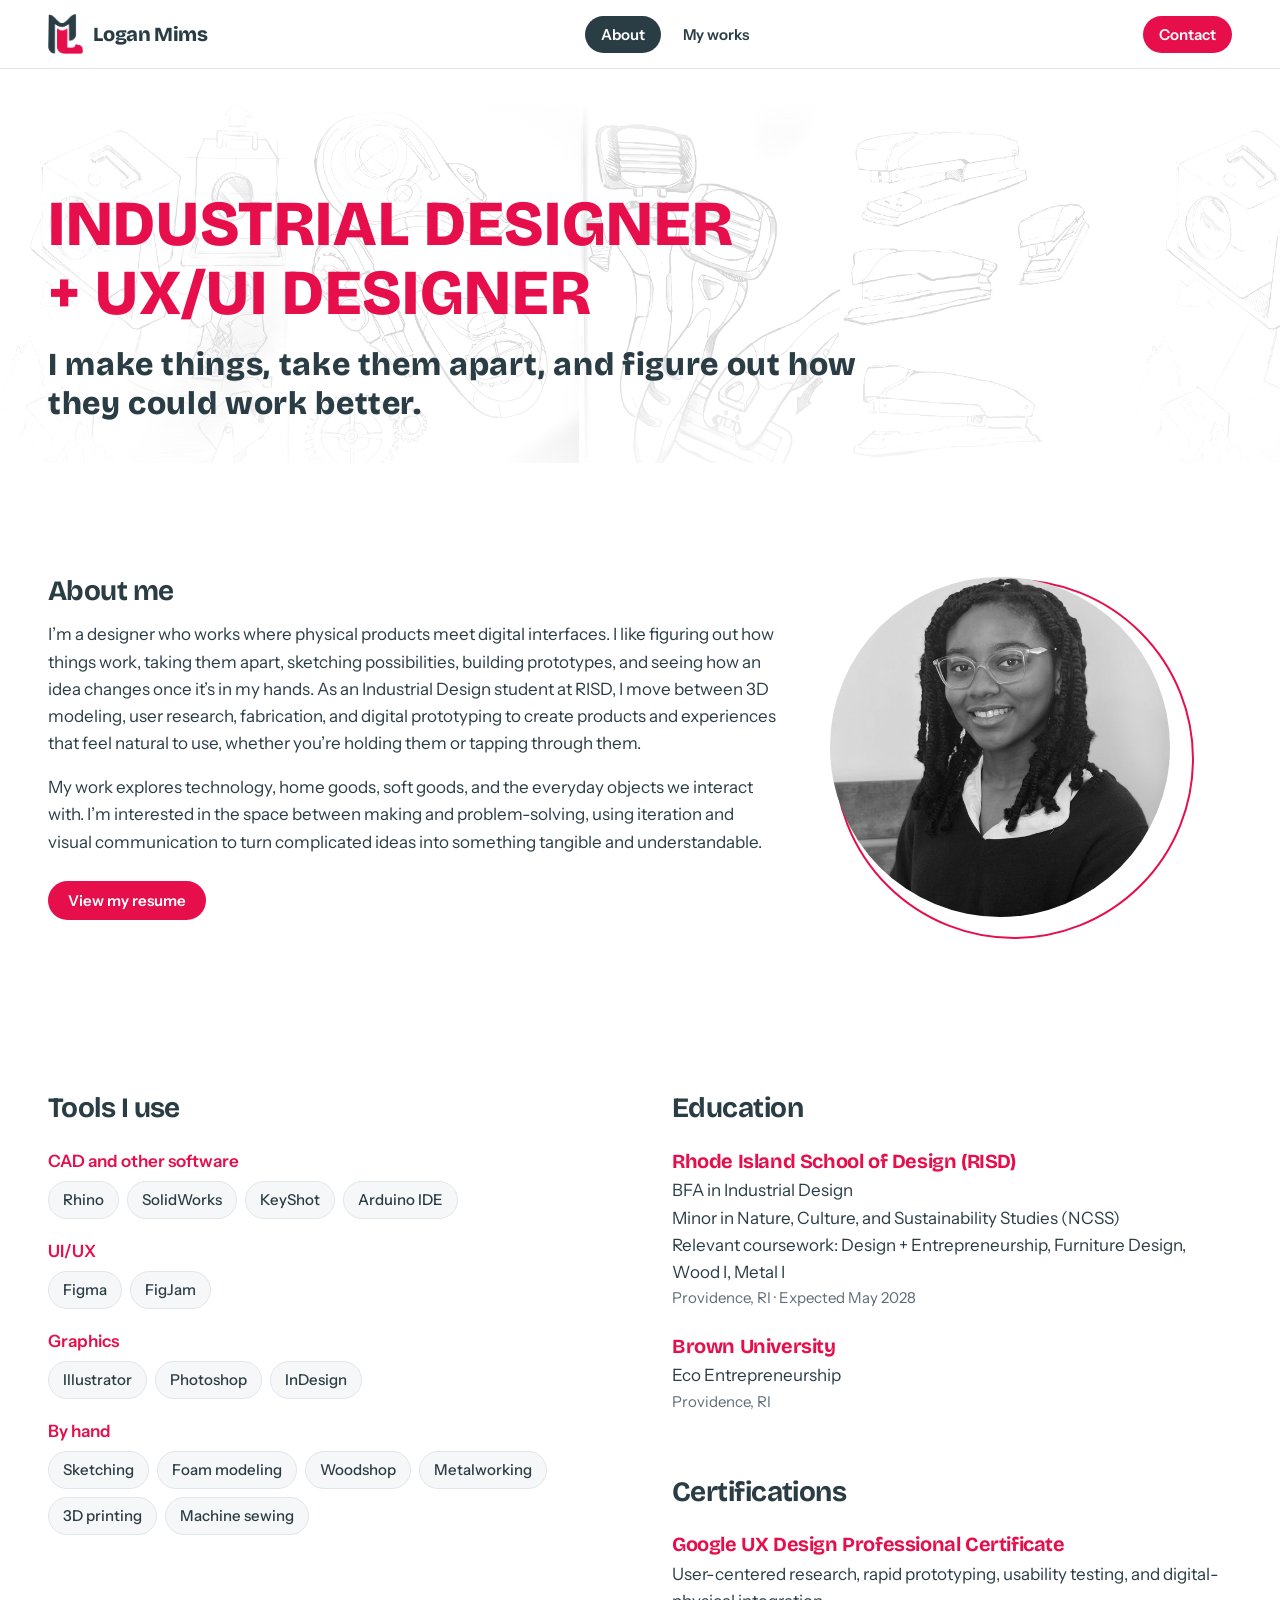
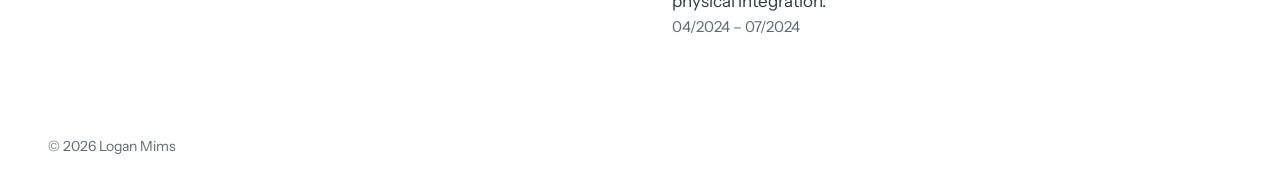
<file: index.html>
<!DOCTYPE html>
<html lang="en">
<head>
<meta charset="utf-8">
<meta name="viewport" content="width=device-width, initial-scale=1, viewport-fit=cover">
<title>Portfolio</title>
<link rel="icon" href="images/logo.png">
<link rel="preconnect" href="https://fonts.googleapis.com">
<link href="https://fonts.googleapis.com/css2?family=Bricolage+Grotesque:opsz,wght@12..96,300..800&family=Instrument+Sans:ital,wght@0,400;0,500;0,600;0,700;1,600;1,700&family=Lexend+Zetta:wght@400;500&display=swap" rel="stylesheet">
<link rel="stylesheet" href="css/style.css">
</head>
<body>
<!-- Everything below is filled in from js/content.js. Edit that file, not this one. -->
<header>
  <a class="brand" id="brand" href="#home"><img id="logo" alt=""><span id="brandName"></span></a>
  <nav id="nav" aria-label="Main"></nav>
  <button class="contact-btn" id="openContact"></button>
</header>

<main>
  <section id="page-home">
    <div class="hero">
      <div class="sketches" id="sketches" aria-hidden="true"></div>
      <h1 id="headline"></h1>
      <p class="lede" id="intro"></p>
    </div>
    <div class="about">
      <div class="about-body">
        <figure class="portrait-wrap"><img class="portrait" id="portrait" width="340" height="340" alt=""></figure>
        <h2 id="aboutTitle"></h2><div id="aboutText"></div>
      </div>
    </div>
    <div class="info-row">
      <div><h2 id="toolsTitle"></h2><div id="toolsList" class="tools"></div></div>
      <div>
        <h2 id="educationTitle"></h2><div id="educationList" class="education"></div>
        <div class="certifications" id="certificationsBlock"><h2 id="certificationsTitle"></h2><div id="certificationsList" class="education"></div></div>
      </div>
    </div>
  </section>

  <section id="page-works" hidden>
    <h2 class="page-title" id="worksTitle"></h2>
    <div class="filters" id="filters" role="group" aria-label="Filter works"></div>
    <div class="grid" id="grid"></div>
  </section>

  <article id="page-case" hidden></article>
</main>

<footer id="footer"></footer>

<dialog id="contact" aria-labelledby="contactTitle">
  <button class="close" id="closeContact" aria-label="Close">&times;</button>
  <h2 id="contactTitle"></h2>
  <p id="contactMessage"></p>
  <ul id="contactLinks"></ul>
</dialog>

<noscript><p style="padding:24px">This site needs JavaScript turned on to display its content.</p></noscript>
<button class="to-top" id="toTop" type="button" aria-label="Back to top" hidden>↑</button>
<script src="js/content.js"></script>
<script src="js/covers.js"></script>
<script src="js/main.js"></script>
</body>
</html>
</file>
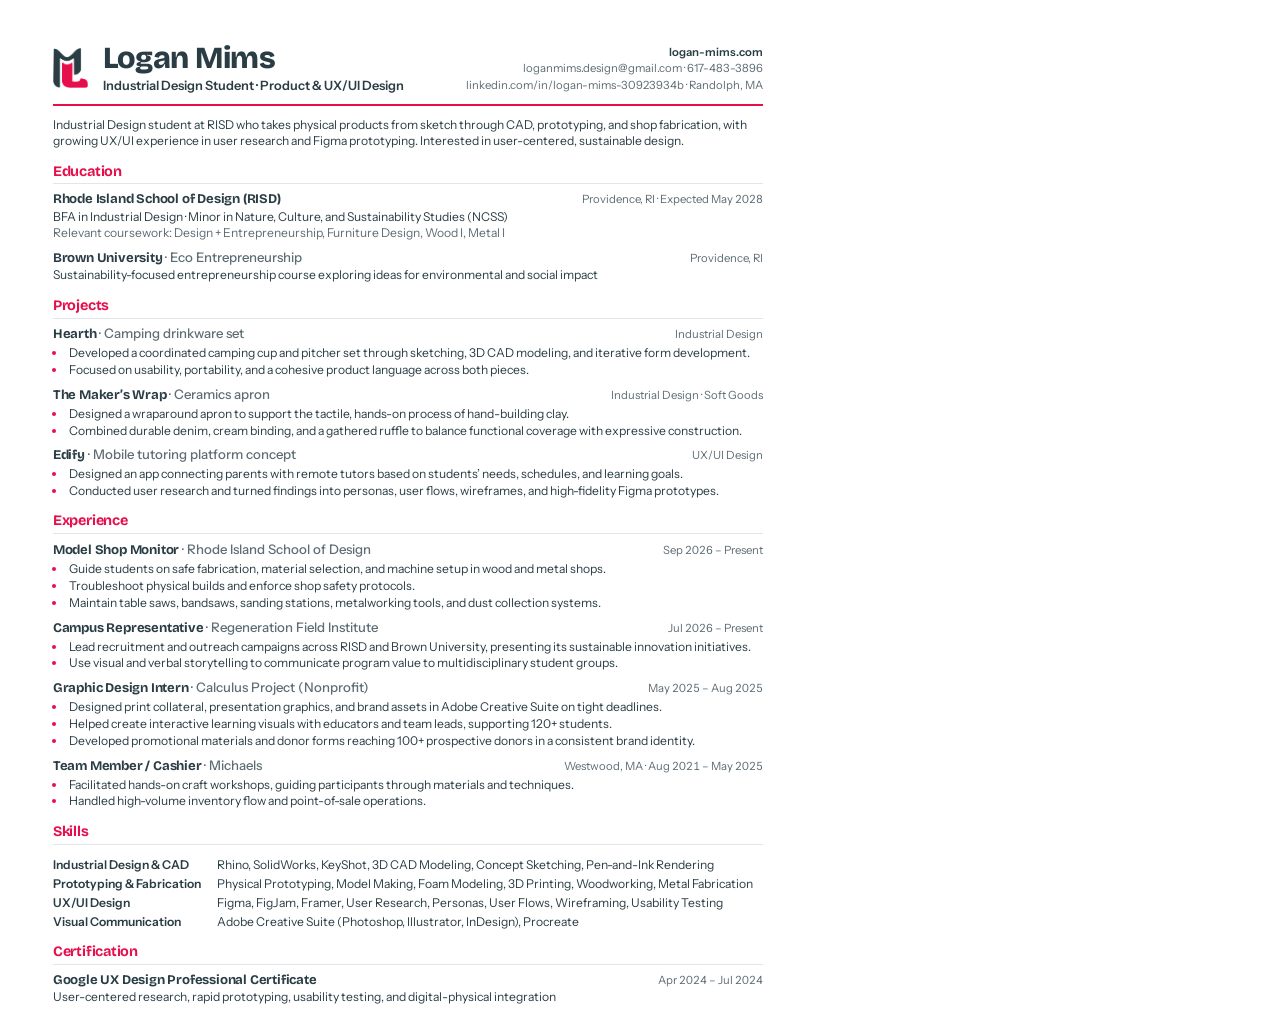
<file: resume/resume.html>
<!DOCTYPE html>
<html lang="en">
<head>
<meta charset="utf-8">
<title>Logan Mims - Resume</title>
<!-- Source for Logan_Mims_Resume.pdf. Edit this file, then re-export it to PDF (see README.txt). -->
<link rel="preconnect" href="https://fonts.googleapis.com">
<link href="https://fonts.googleapis.com/css2?family=Bricolage+Grotesque:opsz,wght@12..96,700;12..96,800&family=Instrument+Sans:wght@400;500;600&display=block" rel="stylesheet">
<style>
  :root{
    --ink:#2A3D45; --muted:#5E6D75; --line:#E2E6E9; --accent:#E60F4C;
    --font-heading:"Bricolage Grotesque","Instrument Sans",sans-serif;
    --font-body:"Instrument Sans",Arial,sans-serif;
  }
  @page{size:letter;margin:0}
  *{box-sizing:border-box}
  html,body{margin:0}
  body{width:8.5in;padding:.45in .55in .3in;color:var(--ink);background:#fff;font:400 9.1pt/1.34 var(--font-body);-webkit-print-color-adjust:exact;print-color-adjust:exact}
  a{color:inherit;text-decoration:none}
  h1,h2,h3{font-family:var(--font-heading);margin:0;letter-spacing:-.015em}
  p{margin:0}

  /* header */
  .top{display:flex;align-items:center;gap:11pt;padding-bottom:8pt;border-bottom:1.5pt solid var(--accent)}
  .top img{height:30pt;width:auto}
  .top h1{font-size:23pt;font-weight:800;line-height:1}
  .tagline{font-weight:600;font-size:9.6pt;margin-top:2pt}
  .contact{margin-left:auto;text-align:right;font-size:8.5pt;line-height:1.45;color:var(--muted)}
  .contact b{color:var(--ink);font-weight:600}

  .summary{margin-top:8pt}

  /* sections */
  section{margin-top:9pt}
  h2{font-size:10.8pt;font-weight:700;color:var(--accent);padding-bottom:2pt;border-bottom:.75pt solid var(--line);margin-bottom:5pt}
  .entry{break-inside:avoid}
  .entry + .entry{margin-top:5.5pt}
  .row{display:flex;justify-content:space-between;align-items:baseline;gap:12pt}
  h3{font-size:9.9pt;font-weight:700}
  h3 .org{font-family:var(--font-body);font-weight:500;color:var(--muted);letter-spacing:0}
  .meta{flex:none;font-size:8.5pt;color:var(--muted);font-variant-numeric:tabular-nums}
  .sub{color:var(--muted)}
  ul{margin:1pt 0 0;padding-left:11pt}
  li{margin:.5pt 0;padding-left:1pt}
  li::marker{color:var(--accent)}

  .skills{display:grid;grid-template-columns:auto 1fr;gap:2pt 12pt}
  .skills dt{font-weight:600}
  .skills dd{margin:0}
</style>
</head>
<body>

<header class="top">
  <img src="../images/logo.png" alt="">
  <div>
    <h1>Logan Mims</h1>
    <p class="tagline">Industrial Design Student · Product &amp; UX/UI Design</p>
  </div>
  <div class="contact">
    <a href="https://logan-mims.com"><b>logan-mims.com</b></a><br>
    <a href="mailto:loganmims.design@gmail.com">loganmims.design@gmail.com</a> · 617-483-3896<br>
    <a href="https://www.linkedin.com/in/logan-mims-30923934b">linkedin.com/in/logan-mims-30923934b</a> · Randolph, MA
  </div>
</header>

<p class="summary">Industrial Design student at RISD who takes physical products from sketch through CAD, prototyping, and shop fabrication, with growing UX/UI experience in user research and Figma prototyping. Interested in user-centered, sustainable design.</p>

<section>
  <h2>Education</h2>
  <div class="entry">
    <div class="row"><h3>Rhode Island School of Design (RISD)</h3><span class="meta">Providence, RI · Expected May 2028</span></div>
    <p>BFA in Industrial Design · Minor in Nature, Culture, and Sustainability Studies (NCSS)</p>
    <p class="sub">Relevant coursework: Design + Entrepreneurship, Furniture Design, Wood I, Metal I</p>
  </div>
  <div class="entry">
    <div class="row"><h3>Brown University <span class="org">· Eco Entrepreneurship</span></h3><span class="meta">Providence, RI</span></div>
    <p>Sustainability-focused entrepreneurship course exploring ideas for environmental and social impact</p>
  </div>
</section>

<section>
  <h2>Projects</h2>
  <div class="entry">
    <div class="row"><h3>Hearth <span class="org">· Camping drinkware set</span></h3><span class="meta">Industrial Design</span></div>
    <ul>
      <li>Developed a coordinated camping cup and pitcher set through sketching, 3D CAD modeling, and iterative form development.</li>
      <li>Focused on usability, portability, and a cohesive product language across both pieces.</li>
    </ul>
  </div>
  <div class="entry">
    <div class="row"><h3>The Maker’s Wrap <span class="org">· Ceramics apron</span></h3><span class="meta">Industrial Design · Soft Goods</span></div>
    <ul>
      <li>Designed a wraparound apron to support the tactile, hands-on process of hand-building clay.</li>
      <li>Combined durable denim, cream binding, and a gathered ruffle to balance functional coverage with expressive construction.</li>
    </ul>
  </div>
  <div class="entry">
    <div class="row"><h3>Edify <span class="org">· Mobile tutoring platform concept</span></h3><span class="meta">UX/UI Design</span></div>
    <ul>
      <li>Designed an app connecting parents with remote tutors based on students’ needs, schedules, and learning goals.</li>
      <li>Conducted user research and turned findings into personas, user flows, wireframes, and high-fidelity Figma prototypes.</li>
    </ul>
  </div>
</section>

<section>
  <h2>Experience</h2>
  <div class="entry">
    <div class="row"><h3>Model Shop Monitor <span class="org">· Rhode Island School of Design</span></h3><span class="meta">Sep 2026 – Present</span></div>
    <ul>
      <li>Guide students on safe fabrication, material selection, and machine setup in wood and metal shops.</li>
      <li>Troubleshoot physical builds and enforce shop safety protocols.</li>
      <li>Maintain table saws, bandsaws, sanding stations, metalworking tools, and dust collection systems.</li>
    </ul>
  </div>
  <div class="entry">
    <div class="row"><h3>Campus Representative <span class="org">· Regeneration Field Institute</span></h3><span class="meta">Jul 2026 – Present</span></div>
    <ul>
      <li>Lead recruitment and outreach campaigns across RISD and Brown University, presenting its sustainable innovation initiatives.</li>
      <li>Use visual and verbal storytelling to communicate program value to multidisciplinary student groups.</li>
    </ul>
  </div>
  <div class="entry">
    <div class="row"><h3>Graphic Design Intern <span class="org">· Calculus Project (Nonprofit)</span></h3><span class="meta">May 2025 – Aug 2025</span></div>
    <ul>
      <li>Designed print collateral, presentation graphics, and brand assets in Adobe Creative Suite on tight deadlines.</li>
      <li>Helped create interactive learning visuals with educators and team leads, supporting 120+ students.</li>
      <li>Developed promotional materials and donor forms reaching 100+ prospective donors in a consistent brand identity.</li>
    </ul>
  </div>
  <div class="entry">
    <div class="row"><h3>Team Member / Cashier <span class="org">· Michaels</span></h3><span class="meta">Westwood, MA · Aug 2021 – May 2025</span></div>
    <ul>
      <li>Facilitated hands-on craft workshops, guiding participants through materials and techniques.</li>
      <li>Handled high-volume inventory flow and point-of-sale operations.</li>
    </ul>
  </div>
</section>

<section>
  <h2>Skills</h2>
  <dl class="skills">
    <dt>Industrial Design &amp; CAD</dt><dd>Rhino, SolidWorks, KeyShot, 3D CAD Modeling, Concept Sketching, Pen-and-Ink Rendering</dd>
    <dt>Prototyping &amp; Fabrication</dt><dd>Physical Prototyping, Model Making, Foam Modeling, 3D Printing, Woodworking, Metal Fabrication</dd>
    <dt>UX/UI Design</dt><dd>Figma, FigJam, Framer, User Research, Personas, User Flows, Wireframing, Usability Testing</dd>
    <dt>Visual Communication</dt><dd>Adobe Creative Suite (Photoshop, Illustrator, InDesign), Procreate</dd>
  </dl>
</section>

<section>
  <h2>Certification</h2>
  <div class="entry">
    <div class="row"><h3>Google UX Design Professional Certificate</h3><span class="meta">Apr 2024 – Jul 2024</span></div>
    <p>User-centered research, rapid prototyping, usability testing, and digital-physical integration</p>
  </div>
</section>

</body>
</html>
</file>
<file: css/style.css>
/* =====================================================================
   STYLES. To change colors or fonts, edit the values in :root below.
   ===================================================================== */
:root{
  --bg:#FFFFFF;          /* page background (white) */
  --surface:#F6F7F8;     /* placeholder + chip background */
  --ink:#2A3D45;         /* main text (slate from logo) */
  --muted:#5E6D75;       /* secondary text */
  --line:#E2E6E9;       /* borders */
  --accent:#E60F4C;      /* buttons + highlights (crimson from logo) */
  --accent-ink:#FFFFFF;  /* text on accent */
  --font-heading:"Bricolage Grotesque","Instrument Sans",system-ui,sans-serif;
  --font-body:"Instrument Sans",system-ui,-apple-system,"Segoe UI",sans-serif;
  --page-width:1440px;   /* widest the content gets on big screens */
  --sketch-opacity:.16;  /* how strong the drawings behind the headline are */
  --sketch-height:400px; /* how big the drawings are (smaller = more zoomed out) */
  --sketch-speed:80s;    /* time for the drawings to drift one full image width (bigger = slower) */
}
*,*::before,*::after{box-sizing:border-box}
html{scroll-padding-top:80px}
body{margin:0;overflow-x:clip;background:var(--bg);color:var(--ink);font:400 17px/1.6 var(--font-body)}
h1,h2,h3{font-family:var(--font-heading);margin:0;line-height:1.02;letter-spacing:-.02em}
a{color:inherit}
:focus-visible{outline:3px solid var(--accent);outline-offset:3px}

/* header */
header{position:sticky;top:0;z-index:5;display:flex;align-items:center;justify-content:space-between;gap:12px;padding:14px clamp(18px,4vw,48px);background:var(--bg);border-bottom:1px solid var(--line)}
.brand{display:flex;align-items:center;gap:10px;font:800 20px var(--font-heading);text-decoration:none;letter-spacing:-.02em}
.brand img{height:40px;width:auto;display:block}
nav{display:flex;gap:6px}
nav button,.contact-btn{font:600 15px var(--font-body);border:0;cursor:pointer;padding:9px 16px;border-radius:999px;background:none;color:var(--ink)}
nav button[aria-current="page"]{background:var(--ink);color:var(--bg)}
nav button:hover:not([aria-current="page"]){background:var(--surface)}
.contact-btn{background:var(--accent);color:var(--accent-ink)}

main{max-width:var(--page-width);margin:0 auto;padding:clamp(28px,6vw,72px) clamp(18px,4vw,48px) 96px}
[hidden]{display:none !important}

/* home */
.hero{position:relative;isolation:isolate;padding-top:48px}  /* 48px = 1/2 inch of extra space above the headline */
.sketches{position:absolute;z-index:-1;left:50%;top:-40px;width:100vw;height:calc(100% + 80px);transform:translateX(-50%);background:0 0/auto var(--sketch-height) repeat-x;opacity:var(--sketch-opacity);mix-blend-mode:multiply;--fade:linear-gradient(transparent,#000 calc(var(--sketch-height) * .15),#000 calc(var(--sketch-height) * .6),transparent var(--sketch-height));-webkit-mask-image:var(--fade);mask-image:var(--fade);pointer-events:none;animation:sketch-drift var(--sketch-speed) linear infinite}
/* moves exactly one image width (the image is 1800x634), so the loop is seamless */
@keyframes sketch-drift{to{background-position:calc(var(--sketch-height) * 1800 / 634) 0}}
@media (prefers-reduced-motion:reduce){.sketches{animation:none}}
.hero h1{font-size:clamp(32px,5.2vw,64px);font-weight:800;max-width:22ch;line-height:1.08;letter-spacing:.01em}
.hl-line{display:block;color:var(--accent)}  /* roles in the logo red */
.hl-statement{margin-top:.6em;font-size:.5em;line-height:1.2;color:var(--ink)}  /* sentence under the roles: smaller, dark text */
.portrait{width:clamp(180px,28vw,340px);height:auto;aspect-ratio:6/7;object-fit:cover;border-radius:16px;border:1px solid var(--line);display:block}
.lede{font-size:clamp(19px,2.2vw,24px);max-width:36em;margin:clamp(28px,4vw,44px) 0 0;color:var(--muted)}
.lede:empty{display:none}
.about{margin-top:clamp(80px,12vw,160px)}  /* space between the headline and the photo / About me */
/* About me: round portrait set into the text, which wraps around its curve */
.about-body{display:flow-root;max-width:66em}
.portrait-wrap{float:right;position:relative;isolation:isolate;width:clamp(220px,30vw,340px);aspect-ratio:1;margin:0 0 24px clamp(28px,4vw,56px);shape-outside:circle(50%);shape-margin:22px}
.portrait-wrap .portrait{width:100%;height:100%;aspect-ratio:1;border-radius:50%;border:0;object-fit:cover;object-position:50% 30%;filter:grayscale(1)}  /* black and white */
.portrait-wrap::before{content:"";position:absolute;inset:-10px;border:2px solid var(--accent);border-radius:50%;transform:translate(14px,12px);z-index:-1}  /* offset red ring, like a sketch outline */
.about .about-body p{max-width:none}
.about h2,.info-row h2{font-size:28px;margin-bottom:16px}
.info-row h2{margin-bottom:28px}
.about p{margin:0 0 1em;max-width:52em}
.resume-btn{display:inline-block;margin-top:8px;font:600 15px var(--font-body);padding:10px 20px;border-radius:999px;background:var(--accent);color:var(--accent-ink);text-decoration:none}
.resume-btn:hover{background:var(--ink)}
.info-row{display:grid;grid-template-columns:1fr 1fr;gap:clamp(28px,5vw,72px);margin-top:clamp(72px,12vw,160px)}
.tools{display:grid;gap:22px}
.education{display:grid;gap:26px}
.certifications{margin-top:clamp(40px,6vw,64px)}
.edu-item h3{font-size:20px;margin-bottom:6px;color:var(--accent)}
.edu-item p{margin:0;max-width:34em}
.edu-item .dates{color:var(--muted);font-size:15px}
.tool-group h3{font:600 17px var(--font-body);letter-spacing:0;margin-bottom:10px;color:var(--accent)}
.chips{display:flex;flex-wrap:wrap;gap:8px}
.chip{background:var(--surface);border:1px solid var(--line);padding:6px 14px;border-radius:999px;font-size:15px;font-weight:500}

/* works */
.page-title{font-size:clamp(38px,7vw,80px)}
.filters{display:flex;flex-wrap:wrap;gap:8px;margin:28px 0 36px}
.filters button{font:600 15px var(--font-body);padding:9px 18px;border-radius:999px;border:1px solid var(--line);background:none;color:var(--ink);cursor:pointer}
.filters button[aria-pressed="true"]{background:var(--accent);border-color:var(--accent);color:var(--accent-ink)}
.grid{display:grid;grid-template-columns:repeat(auto-fill,minmax(270px,1fr));gap:32px 28px}
.work{margin:0}
.thumb{aspect-ratio:4/5;border-radius:14px;background:var(--surface);border:1px solid var(--line);overflow:hidden;display:grid;place-items:center}
.thumb img{width:100%;height:100%;object-fit:cover;display:block}
.thumb.empty{color:var(--muted);font-size:15px}
/* imageFit: "contain" — whole photo visible, blurred copy of it fills the sides */
.thumb.fit-contain{position:relative}
.thumb-fill{position:absolute;inset:-40px;background:center/cover;filter:blur(28px) brightness(.85)}
.thumb.fit-contain img{position:absolute;inset:0;object-fit:contain}
/* "Coming soon" projects: clear image with a badge on top, no link */
.work.soon .thumb{position:relative}
.soon-badge{position:absolute;z-index:1;top:50%;left:50%;transform:translate(-50%,-50%);padding:10px 20px;border-radius:999px;background:var(--ink);color:#fff;font:600 15px var(--font-body);letter-spacing:.04em;white-space:nowrap;box-shadow:0 6px 18px rgba(0,0,0,.18)}
.thumb.cover svg{width:100%;height:100%;display:block}

/* Edify animated cover (js/covers.js). Shapes roll in, then letters hop out from behind them, Y first. */
.cover-edify *{transform-box:fill-box;transform-origin:center}
.cover-edify:not(.run) .ed-mark>*,.cover-edify:not(.run) .ed-l{visibility:hidden}
.cover-edify.run .ed-dark{animation:ed-pop .6s cubic-bezier(.34,1.56,.64,1) .05s both}
.cover-edify.run .ed-blue{animation:ed-roll-blue 1.05s .25s both}
.cover-edify.run .ed-green{animation:ed-roll-green 1.1s .55s both}
.cover-edify.run .ed-mark{transform-origin:50% 100%;animation:ed-squish .5s ease-out 1.38s both}
.cover-edify.run .ed-l{animation:ed-letter .9s var(--d) both}
@keyframes ed-pop{from{transform:scale(0) rotate(-25deg)}to{transform:none}}
@keyframes ed-roll-blue{
  0%{transform:translateX(-760px) rotate(-430deg);animation-timing-function:cubic-bezier(.3,.6,.4,1)}
  68%{transform:translateX(16px) rotate(9deg);animation-timing-function:ease-in-out}
  84%{transform:translateX(-6px) rotate(-3deg);animation-timing-function:ease-in-out}
  100%{transform:none}
}
@keyframes ed-roll-green{
  0%{transform:translateX(1150px) rotate(680deg);animation-timing-function:cubic-bezier(.3,.6,.4,1)}
  70%{transform:translateX(-14px) rotate(-8deg);animation-timing-function:ease-in-out}
  86%{transform:translateX(5px) rotate(3deg);animation-timing-function:ease-in-out}
  100%{transform:none}
}
@keyframes ed-squish{0%,100%{transform:none}35%{transform:scale(1.07,.93)}70%{transform:scale(.97,1.03)}}
@keyframes ed-letter{
  0%{transform:translateX(var(--dx)) scale(.25) rotate(-35deg);opacity:0;animation-timing-function:cubic-bezier(.25,.6,.4,1)}
  8%{opacity:1}
  35%{transform:translate(calc(var(--dx) * .45),-80px) scale(.85) rotate(-12deg);animation-timing-function:cubic-bezier(.4,0,.3,1)}
  66%{transform:translateX(12px) scale(1.05) rotate(5deg);animation-timing-function:ease-in-out}
  84%{transform:translateX(-4px) scale(.99) rotate(-1.5deg);animation-timing-function:ease-in-out}
  100%{transform:none}
}
@media (prefers-reduced-motion:reduce){.cover-edify *{animation:none !important;visibility:visible !important}}
.work h3{font-size:22px;margin:14px 0 4px}
.work .kind{font-size:14px;font-weight:600;color:var(--accent);margin:0 0 2px}
.work p{margin:0;color:var(--muted);font-size:15.5px}
.work a.more{display:inline-block;margin-top:8px;font-weight:600;color:var(--ink);text-decoration-color:var(--accent);text-underline-offset:4px}

/* one project per row: wide image on the left, text centered beside it */
.grid{grid-template-columns:1fr;gap:0}
.work{display:grid;grid-template-columns:minmax(0,1.5fr) minmax(0,1fr);grid-template-rows:1fr repeat(4,auto) 1fr;column-gap:clamp(28px,5vw,72px);padding:clamp(28px,4vw,48px) 0;border-top:1px solid var(--line)}
.work:first-child{border-top:0;padding-top:0}
.work .thumb{grid-column:1;grid-row:1/-1;aspect-ratio:4/3}  /* image shape: wider (16/10) crops more, squarer (1/1) shows more */
.work>h3{grid-column:2;grid-row:2;font-size:clamp(28px,3.2vw,40px);margin:0 0 6px}
.work>.kind{grid-column:2;grid-row:3;font-size:15px;margin:0 0 12px}
.work>p:not(.kind){grid-column:2;grid-row:4;font-size:16.5px;max-width:30em}
.work>a.more{grid-column:2;grid-row:5;justify-self:start;margin-top:18px}
@media (max-width:760px){
  .work{grid-template-columns:1fr;grid-template-rows:none}
  .work .thumb,.work>h3,.work>.kind,.work>p:not(.kind),.work>a.more{grid-column:1;grid-row:auto}
  .work>h3{margin-top:16px}
}

/* case study */
.placeholder{color:var(--muted);font-style:italic}
.back{display:inline-block;font-weight:600;text-decoration:none;color:var(--muted);margin-bottom:28px}
.back:hover{color:var(--accent)}
.cs-hero{display:grid;grid-template-columns:1fr 1.2fr;gap:clamp(28px,5vw,72px);align-items:center}
.cs-hero .kind{font-weight:600;color:var(--accent);margin:0 0 10px}
.cs-hero h1{font-size:clamp(48px,8vw,96px);font-weight:800}
.cs-logo{display:block;margin-top:24px;height:clamp(64px,8vw,104px);width:auto;max-width:100%}
.cs-hero .lede{margin-top:14px}
.cs-facts{display:grid;grid-template-columns:auto 1fr;gap:8px 24px;margin:32px 0 0;padding-top:24px;border-top:1px solid var(--line)}
.cs-facts dt{font-weight:600}
.cs-facts dd{margin:0}
.cs-facts dd:not(.placeholder){color:var(--muted)}
.cs-img{aspect-ratio:16/10}
/* faded hero photo under a light green (right) to white (left) gradient. Turn on with heroTint: true */
.cs-img.tinted{position:relative;background:#fff;border-color:transparent}
.cs-img.tinted img{opacity:.55}
.cs-img.tinted::after{content:"";position:absolute;inset:0;background:linear-gradient(to right,rgba(255,255,255,.85),rgba(255,255,255,.25) 45%,rgba(183,227,153,.5));pointer-events:none}
.cs-section{margin-top:clamp(64px,10vw,120px);padding-top:clamp(28px,4vw,44px);border-top:1px solid var(--line)}
.cs-section h2{font-size:clamp(30px,3.6vw,42px);margin-bottom:18px}
.cs-text p{margin:0 0 1em;max-width:46em}
.cs-label{margin:0 0 10px;font-size:13px;font-weight:600;letter-spacing:.08em;text-transform:uppercase;color:var(--cs-label,#433DE1)}  /* small section label: blue unless a case study sets its own accent */
.cs-text .cs-label+h2{max-width:22ch}
/* two sections side by side (beside: true in content.js), image full width below */
.cs-section.pair{display:grid;grid-template-columns:1fr 1fr;gap:clamp(28px,5vw,72px);align-items:start}
.cs-section.pair>.cs-text>h2:first-child{margin-top:31px;font-size:clamp(22px,2.6vw,30px);opacity:.7}  /* lines up with the heading next to a label; smaller and lighter */
.cs-section.pair>.cs-img,.cs-section.pair>.cs-hotspots{grid-column:1/-1;aspect-ratio:16/9}
.cs-section.pair>.cs-hotspots{aspect-ratio:auto}

/* interactive image (hotspots in content.js) */
@property --x{syntax:"<percentage>";inherits:true;initial-value:50%}
@property --y{syntax:"<percentage>";inherits:true;initial-value:50%}
.cs-hotspots{display:grid;grid-template-columns:minmax(0,1.2fr) minmax(0,1fr);gap:clamp(24px,4vw,64px);align-items:center;margin-top:clamp(24px,4vw,48px);padding:clamp(14px,2.4vw,28px);border-radius:24px;background:linear-gradient(120deg,#E4F8FB,#F1FAE9)}
.hs-stage{position:relative;border-radius:16px;overflow:hidden;transition:--x .5s cubic-bezier(.34,1.3,.64,1),--y .5s cubic-bezier(.34,1.3,.64,1)}
.hs-stage img{display:block;width:100%;height:auto}
.hs-spot{position:absolute;inset:0;pointer-events:none;opacity:0;transition:opacity .35s;background:radial-gradient(circle at var(--x) var(--y),transparent 0 11%,rgba(255,255,255,.6) 24%)}
.cs-hotspots.active .hs-spot{opacity:1}
.hs-dot{position:absolute;width:36px;height:36px;margin:-18px 0 0 -18px;padding:0;border-radius:50%;border:2px solid #fff;background:#433DE1;color:#fff;font:700 15px/1 var(--font-heading);cursor:pointer;box-shadow:0 6px 16px rgba(67,61,225,.35);transition:transform .3s cubic-bezier(.34,1.56,.64,1),background .2s,color .2s}
.hs-dot::before{content:"";position:absolute;inset:-9px;border-radius:50%;border:2px solid #9ED47C;animation:hs-pulse 2.4s ease-out calc(var(--i) * .3s) infinite;pointer-events:none}
.hs-dot:hover,.hs-dot[aria-pressed="true"]{transform:scale(1.2);background:#B7E399;color:#301F1F}
.hs-dot[aria-pressed="true"]::before{animation:none;opacity:0}
@keyframes hs-pulse{from{transform:scale(.7);opacity:1}to{transform:scale(1.5);opacity:0}}
.hs-panel{min-height:300px;display:flex;flex-direction:column;justify-content:center}
.hs-panel h3{font-size:clamp(26px,2.8vw,36px);margin-bottom:14px}
.hs-panel p{margin:0;max-width:34em}
.hs-panel .cs-label{margin-bottom:12px}
.hs-hint{margin-top:18px !important;font-size:15px;font-weight:600;color:#433DE1}
.hs-panel.swap{animation:hs-in .4s ease both}
@keyframes hs-in{from{opacity:0;transform:translateY(10px)}}
@media (prefers-reduced-motion:reduce){.hs-dot::before,.hs-panel.swap{animation:none}.hs-stage{transition:none}}
.cs-section.with-image{display:grid;grid-template-columns:1.3fr 1fr;gap:clamp(28px,5vw,72px);align-items:start}
.cs-cover{aspect-ratio:4/3;align-self:center;padding:clamp(24px,4vw,48px)}  /* animated logo next to text */
/* mesh background: soft color points blending blue, yellow, and white (What I learned) */
.cs-section.bg-mesh{padding:clamp(28px,5vw,64px);border-radius:28px;background:
  radial-gradient(circle at 8% 12%,#D6ECFF 0,rgba(214,236,255,0) 45%),
  radial-gradient(circle at 92% 18%,#FFF6C8 0,rgba(255,246,200,0) 42%),
  radial-gradient(circle at 70% 95%,#DCEFFF 0,rgba(220,239,255,0) 50%),
  radial-gradient(circle at 18% 90%,#FFF9DC 0,rgba(255,249,220,0) 45%),
  radial-gradient(circle at 50% 50%,#FFFFFF 0,rgba(255,255,255,0) 60%),
  #FBFDFF}
/* wood background: walnut grain under a cream wash, so dark text stays readable (raise .84 for lighter, lower for more grain) */
.cs-section.bg-wood{padding:clamp(28px,5vw,64px);border-radius:28px;background:linear-gradient(rgba(255,249,242,.84),rgba(255,249,242,.84)),url(../images/wood-grain.jpg) center/cover #6B3E26}
.cs-section.bg-wood .cs-text p{max-width:none}  /* text runs the full width of the panel */
/* metal background: pale blue brushed aluminum (Candle Holder); raise .3 for a softer texture */
.cs-section.bg-metal{padding:clamp(28px,5vw,64px);border-radius:28px;border:1px solid rgba(255,255,255,.7);box-shadow:inset 0 1px 0 rgba(255,255,255,.8);background:linear-gradient(rgba(246,250,253,.3),rgba(246,250,253,.3)),url(../images/metal-brushed.jpg) center/cover #DCE7F0}
.cs-section.bg-metal .cs-text p{max-width:none}
.cs-section.bg-mesh .cs-cover{background:rgba(255,255,255,.7);border-color:rgba(255,255,255,.9)}
/* image + explanation rows, alternating sides (affinity map, persona) */
.cs-figures{display:grid;gap:clamp(36px,6vw,72px);margin-top:12px}
.fig-row{display:grid;grid-template-columns:minmax(0,1.5fr) minmax(0,1fr);gap:clamp(24px,4vw,56px);align-items:center}
.fig-row:nth-child(even) .fig-img{order:2}
.fig-img{margin:0;border:1px solid var(--line);border-radius:16px;overflow:hidden;background:#fff}
.fig-img img{display:block;width:100%;height:auto}
.fig-img:not(.duo)>img{max-height:620px;object-fit:cover}  /* keeps tall photos from towering over their text */
.fig-empty{display:grid;place-items:center;aspect-ratio:4/3;background:var(--surface);color:var(--muted);font-size:15px}
.fig-img.duo{display:grid;grid-template-columns:1fr 1fr;gap:2px;background:var(--line)}
.fig-img.duo img{height:100%;aspect-ratio:4/5;object-fit:cover}
.fig-img.duo.natural{padding:0;align-items:start}
.fig-img.duo.natural img{aspect-ratio:auto;height:auto;max-height:none;width:100%}  /* tall photos side by side, uncropped */
/* case study header with a photo behind it (Candle Holder) */
.cs-hero.has-bg{padding:clamp(28px,5vw,64px);border-radius:28px;background-size:cover;background-position:center;color:#FFF7EF}
.cs-hero.has-bg h1{color:#fff}
.cs-hero.has-bg .kind{color:#FFD9A0}
.cs-hero.has-bg .lede,.cs-hero.has-bg .cs-facts dd:not(.placeholder){color:rgba(255,247,239,.82)}
.cs-hero.has-bg .cs-facts{border-top-color:rgba(255,247,239,.25)}
.cs-hero.has-bg .cs-img{border-color:rgba(255,255,255,.18);box-shadow:0 18px 50px rgba(0,0,0,.45)}
.fig-text h3{font-size:clamp(22px,2.4vw,28px);margin-bottom:12px}
.fig-text p{margin:0}
.fig-text ul{margin:0;padding-left:20px}
.fig-feature+.fig-feature{margin-top:clamp(20px,3vw,32px);padding-top:clamp(20px,3vw,32px);border-top:1px solid var(--line)}
.fig-feature h4{margin:0 0 8px;font:600 clamp(19px,2vw,22px)/1.2 var(--font-heading);color:var(--cs-label,#433DE1)}
.fig-feature p{margin:0}
.fig-text li+li{margin-top:10px}
/* full-width, uncropped image (sticker sheet) */
.cs-full{margin:8px 0 0;padding:clamp(12px,2.5vw,32px);background:#fff;border:1px solid var(--line);border-radius:16px}
.cs-full img{display:block;width:100%;height:auto}
.cs-section.with-image>.cs-full{grid-column:1/-1}
.cs-full.drawing img{width:auto;max-width:100%;margin:0 auto}
.fig-img.natural{padding:clamp(16px,3vw,32px)}  /* small drawings shown at their own size, not stretched */
.fig-img.natural>img{width:auto;max-width:100%;margin:0 auto}
.cs-full.photo{padding:0;overflow:hidden;border:0;background:none}
.cs-full.photo.tall{max-width:540px;margin-inline:auto}  /* portrait photo, kept to a comfortable size */
.cs-hero .cs-img.tall{aspect-ratio:4/5;width:min(100%,460px);justify-self:center}
/* numbered cards (design improvements) */
.card-num{margin:0 0 6px;font:700 15px var(--font-heading);letter-spacing:.06em;color:#433DE1}
/* accessibility: screens + palette beside the cards */
.cs-showcase{display:grid;grid-template-columns:minmax(0,1fr) minmax(0,1.1fr);gap:clamp(24px,4vw,56px);align-items:start;margin-top:8px}
.show-screens{display:grid;grid-template-columns:1fr 1fr;gap:clamp(10px,2vw,20px)}
.show-screens img{width:100%;height:auto;display:block}
.show-palette{list-style:none;margin:24px 0 0;padding:0;display:grid;grid-template-columns:repeat(4,1fr);gap:12px;text-align:center}
.show-palette .swatch{display:block;aspect-ratio:1;max-width:64px;margin:0 auto 8px;border-radius:50%;border:1px solid var(--line)}
.show-palette b{display:block;font-size:14px;font-weight:600}
.show-palette span:not(.swatch){font-size:13px;color:var(--muted)}
.cs-showcase .cs-cards{margin-top:0;grid-template-columns:repeat(auto-fit,minmax(220px,1fr))}
.cs-card ul{margin:0;padding-left:20px}
.cs-card li+li{margin-top:4px}
/* paper-to-digital wireframe wipe */
.cs-compare{margin-top:8px}
.cmp-stage{--pos:50%;position:relative;aspect-ratio:6/5;max-height:80vh;margin:0 auto;border:1px solid var(--line);border-radius:16px;overflow:hidden;background:#fff}
.cmp-layer{position:absolute;inset:0;display:flex;align-items:center;justify-content:center;padding:clamp(10px,2vw,24px)}
.cmp-layer img{max-width:100%;max-height:100%;object-fit:contain;display:block}
.cmp-layer.before{background:#F7F1EE}
.cmp-layer.before img{transform:rotate(-1.2deg);box-shadow:0 10px 30px rgba(42,61,69,.18)}  /* reads like a sheet of paper on a desk */
.cmp-layer.after{background:#fff;clip-path:inset(0 0 0 var(--pos))}
.cmp-tag{position:absolute;top:14px;padding:6px 12px;border-radius:999px;font-size:13px;font-weight:600;letter-spacing:.04em;background:rgba(255,255,255,.92);color:var(--ink);box-shadow:0 1px 4px rgba(0,0,0,.08)}
.before .cmp-tag{left:14px}
.after .cmp-tag{right:14px;background:#433DE1;color:#fff}
.cmp-handle{position:absolute;top:0;bottom:0;left:var(--pos);width:2px;margin-left:-1px;background:#433DE1;pointer-events:none}
.cmp-handle span{position:absolute;top:50%;left:50%;width:44px;height:44px;margin:-22px 0 0 -22px;display:grid;place-items:center;border-radius:50%;background:#433DE1;color:#fff;font-size:20px;box-shadow:0 4px 14px rgba(67,61,225,.35)}
.cmp-range{position:absolute;inset:0;width:100%;height:100%;margin:0;opacity:0;cursor:ew-resize;touch-action:pan-y;-webkit-appearance:none;appearance:none}
.cmp-stage:has(.cmp-range:focus-visible) .cmp-handle span{outline:3px solid #fff;outline-offset:-6px}
.cmp-hint{margin:12px 0 0;text-align:center;font-size:14px;color:var(--muted)}
@media (max-width:760px){.cmp-stage{aspect-ratio:4/5}}
/* prototype carousel */
.cs-carousel{margin-top:8px}
.car-track{display:flex;gap:clamp(16px,3vw,36px);overflow-x:auto;scroll-snap-type:x mandatory;scroll-behavior:smooth;scrollbar-width:none;padding:8px 2px 4px;outline-offset:4px}
.car-track::-webkit-scrollbar{display:none}
.car-slide{flex:0 0 calc((100% - 2*clamp(16px,3vw,36px))/3);margin:0;scroll-snap-align:start;text-align:center}
.car-slide img{display:block;width:100%;max-width:300px;height:auto;margin:0 auto}
.car-slide figcaption{margin-top:12px;font-size:15px;font-weight:600;color:var(--muted)}
.car-controls{display:flex;align-items:center;justify-content:center;gap:18px;margin-top:22px}
.car-btn{width:46px;height:46px;border-radius:50%;border:1px solid var(--line);background:#fff;color:#433DE1;font-size:20px;cursor:pointer;transition:background .2s,color .2s}
.car-btn:hover:not(:disabled){background:#433DE1;color:#fff}
.car-btn:disabled{opacity:.35;cursor:default}
.car-count{margin:0;min-width:4em;text-align:center;font-size:15px;color:var(--muted)}
.cs-img.car-after{margin-top:clamp(32px,5vw,56px);aspect-ratio:4/3}
.cs-img.car-after img{object-position:50% 55%}  /* taller crop centered on the phone so all of it shows */
@media (max-width:760px){.car-slide{flex-basis:78%}}
@media (prefers-reduced-motion:reduce){.car-track{scroll-behavior:auto}}
.cs-section.research .cs-text p:not(.cs-label),.cs-section.soft-intro>.cs-text>p:not(.cs-label){font-size:.9em;font-style:italic;opacity:.7}  /* research intro line */
.cs-methods{display:grid;grid-template-columns:repeat(auto-fit,minmax(180px,1fr));gap:24px;margin-top:28px;padding:26px 30px;background:var(--surface);border:1px solid var(--line);border-radius:16px}
.cs-methods h3,.cs-questions h3{font:600 17px var(--font-body);letter-spacing:0;margin-bottom:10px;color:#433DE1}
.cs-methods ul,.cs-questions ol{margin:0;padding-left:20px}
.cs-questions{margin-top:20px;padding:26px 30px;border:1px solid var(--line);border-left:4px solid #433DE1;border-radius:16px}
.cs-questions li+li{margin-top:6px}
.cs-cards{display:grid;grid-template-columns:repeat(auto-fit,minmax(250px,1fr));gap:20px;margin-top:20px}
.cs-card{padding:24px;background:var(--surface);border:1px solid var(--line);border-radius:16px}
.cs-card .cs-img{aspect-ratio:4/3;margin-bottom:18px;background:var(--bg)}
.cs-card h3{font-size:21px;margin-bottom:8px}
.cs-card p{margin:0}
.cs-journey{margin-top:24px;overflow-x:auto;border:1px solid var(--line);border-radius:16px}
.cs-journey table{width:100%;min-width:720px;border-collapse:collapse;font-size:15.5px}
.cs-journey th,.cs-journey td{padding:14px 18px;text-align:left;vertical-align:top;border-bottom:1px solid var(--line)}
.cs-journey thead th{background:var(--ink);color:var(--bg);font:700 17px var(--font-heading);letter-spacing:-.01em}
.cs-journey thead td{background:var(--ink)}
.cs-journey tbody th{background:var(--surface);font-weight:600;white-space:nowrap;color:var(--accent)}
.cs-journey tbody tr:last-child>*{border-bottom:0}
.cs-gallery{display:grid;grid-template-columns:repeat(auto-fit,minmax(260px,1fr));gap:20px;margin-top:24px}
.cs-gallery figure{margin:0}
.cs-gallery figure .cs-img{aspect-ratio:3/4}  /* matches portrait phone photos */
.cs-gallery figcaption{margin-top:10px;font-size:15px;font-weight:600;color:var(--muted)}
.cs-section a.more{display:inline-block;margin-top:20px;font-weight:600;color:var(--ink);text-decoration-color:var(--accent);text-underline-offset:4px}

/* contact panel */
dialog{border:1px solid var(--line);border-radius:18px;background:var(--surface);color:var(--ink);padding:28px;width:min(440px,calc(100vw - 32px));margin:0;position:fixed;top:64px;right:clamp(16px,4vw,48px);left:auto}
/* back-to-top arrow, bottom right */
.to-top{position:fixed;right:clamp(16px,3vw,32px);bottom:clamp(16px,3vw,32px);z-index:6;width:48px;height:48px;border:0;border-radius:50%;background:#433DE1;color:#fff;font-size:22px;line-height:1;cursor:pointer;box-shadow:0 6px 18px rgba(67,61,225,.35);opacity:0;visibility:hidden;transform:translateY(12px);transition:opacity .25s,transform .25s,visibility .25s,background .2s}
.to-top.show{opacity:1;visibility:visible;transform:none}
.to-top:hover{background:#2F29C0}
.to-top:focus-visible{outline:3px solid #433DE1;outline-offset:3px}
@media (prefers-reduced-motion:reduce){.to-top{transition:none}}
dialog::backdrop{background:rgba(42,61,69,.35)}
dialog h2{font-size:30px;margin-bottom:8px}
dialog p{margin:0 0 18px;color:var(--muted)}
dialog ul{list-style:none;margin:0;padding:0;display:grid;gap:8px}
dialog li a{display:flex;justify-content:space-between;gap:12px;padding:12px 16px;border:1px solid var(--line);border-radius:12px;text-decoration:none;font-weight:500;background:var(--bg)}
dialog li a:hover{border-color:var(--accent)}
dialog li span{color:var(--muted);font-weight:400}
.close{position:absolute;top:14px;right:14px;border:0;background:none;color:var(--ink);font-size:24px;cursor:pointer;line-height:1;padding:6px 10px}
footer{color:var(--muted);font-size:14px;padding:0 clamp(18px,4vw,48px) 32px;max-width:var(--page-width);margin:0 auto}

@media (max-width:760px){
  .about,.info-row,.cs-hero,.cs-section.with-image,.cs-section.pair{grid-template-columns:1fr}
  .portrait-wrap{float:none;width:min(240px,70vw);margin:0 auto 36px;shape-outside:none}  /* phones: centered above the text */
  .cs-section.pair>.cs-text>h2:first-child{margin-top:0}
  .cs-hotspots,.cs-showcase,.fig-row{grid-template-columns:1fr}
  .fig-row:nth-child(even) .fig-img{order:0}
  .cs-full{overflow-x:auto}
  .cs-full img{min-width:680px}  /* too detailed to shrink to phone width; swipe sideways instead */
  .cs-full.photo img,.cs-full.drawing img{min-width:0}
  .hs-panel{min-height:240px;justify-content:flex-start}
  .hs-dot{width:30px;height:30px;margin:-15px 0 0 -15px;font-size:13px}
  :root{--sketch-height:260px}
  header{flex-wrap:wrap}
  nav{order:3;width:100%}
  nav button{flex:1}
}

/* =====================================================================
   EDITORIAL CASE STUDY (layout: "editorial" in content.js)
   Modeled on a printed portfolio deck: huge faded title, cut-out photo,
   wide lettering, a running header on each section, numbered pages.
   ===================================================================== */
.editorial{--ed-blue:#2F4F9E;--ed-wide:"Lexend Zetta","Instrument Sans",sans-serif;--cs-label:var(--ed-blue);--ed-grain:url("data:image/svg+xml,%3Csvg xmlns='http://www.w3.org/2000/svg' width='200' height='200'%3E%3Cfilter id='n'%3E%3CfeTurbulence type='fractalNoise' baseFrequency='.85' numOctaves='2' stitchTiles='stitch'/%3E%3CfeColorMatrix values='0 0 0 0 0 0 0 0 0 0 0 0 0 0 0 0 0 0 .22 0'/%3E%3C/filter%3E%3Crect width='100%25' height='100%25' filter='url(%23n)'/%3E%3C/svg%3E")}

/* header: grey grain, faded giant title, photo multiplied so its white background disappears */
.ed-hero{position:relative;isolation:isolate;overflow:hidden;margin-inline:calc(50% - 50vw);min-height:min(90vh,880px);display:grid;grid-template-columns:minmax(0,1fr) minmax(0,1.1fr);gap:clamp(20px,4vw,64px);align-items:end;padding:0 clamp(40px,6vw,96px) 0 clamp(18px,5vw,72px);background:var(--ed-grain),#E9E9E9}
.ed-ghost{position:absolute;z-index:-1;top:clamp(12px,2vw,28px);left:clamp(8px,2.5vw,36px);font:400 clamp(68px,12.5vw,210px)/.98 var(--ed-wide);letter-spacing:-.04em;color:rgba(255,255,255,.8);white-space:nowrap;pointer-events:none}
.ed-ghost span{display:block}
.ed-photo{display:block;justify-self:center;width:auto;max-width:100%;height:auto;max-height:min(84vh,820px);margin-top:clamp(56px,8vw,96px);mix-blend-mode:multiply;-webkit-mask-image:linear-gradient(transparent,#000 14%);mask-image:linear-gradient(transparent,#000 14%)}  /* soft top edge so the photo melts into the background */
.ed-year{position:absolute;top:clamp(16px,2.4vw,32px);right:clamp(18px,4vw,56px);margin:0;font:500 clamp(18px,2vw,26px) var(--ed-wide);letter-spacing:-.02em}
.ed-intro{padding:clamp(32px,6vw,80px) 0 clamp(40px,6vw,80px)}
.ed-intro .kind{margin:0 0 14px;font-weight:600;color:var(--ed-blue)}
.ed-title{font:400 clamp(30px,4.2vw,62px)/1.08 var(--ed-wide);letter-spacing:-.04em;text-transform:uppercase;color:#1C1C1C}
.ed-sub{margin:14px 0 0;font:600 clamp(17px,1.6vw,20px)/1.4 var(--font-body);color:var(--ink)}
.ed-desc{margin:14px 0 0;max-width:40em;font-size:16px;line-height:1.65;color:#3F474B}
.ed-duration{margin:22px 0 0;font:500 clamp(14px,1.3vw,17px) var(--ed-wide);letter-spacing:-.03em}
.ed-hero .cs-facts{grid-template-columns:none;grid-auto-flow:column;grid-auto-columns:minmax(0,auto);grid-template-rows:auto auto;justify-content:start;gap:4px clamp(20px,3vw,40px);margin-top:26px;padding-top:20px;border-top-color:rgba(0,0,0,.14);font-size:15px}
.ed-hero .cs-facts dt{grid-row:1;font-size:13px;letter-spacing:.06em;text-transform:uppercase;color:var(--ed-blue)}
.ed-hero .cs-facts dd{grid-row:2}
.ed-dots{position:absolute;right:clamp(8px,1.6vw,24px);top:50%;transform:translateY(-50%);display:grid;gap:2px}
.ed-dots a{display:block;width:20px;height:20px;padding:5px;border-radius:50%;background:#C4C4C4;background-clip:content-box;transition:background-color .2s,padding .2s}
.ed-dots a:hover{background-color:#8D8D8D}
.ed-dots a[aria-current="page"]{padding:3px;background-color:var(--ed-blue)}

/* each section reads like a slide: name left, page number right, no rule */
.editorial .cs-section{border-top:0;padding-top:0;margin-top:clamp(88px,12vw,160px)}
.editorial .cs-label{display:none}
.cs-head{display:flex;justify-content:space-between;align-items:baseline;gap:16px;margin-bottom:clamp(28px,4vw,48px);font:400 clamp(13px,1.2vw,16px) var(--ed-wide);letter-spacing:-.02em}
.cs-head .cs-num{font-size:clamp(20px,2vw,26px);color:#C9CDD0}
.editorial .cs-section h2{font-size:clamp(32px,4.4vw,56px);font-weight:800;margin-bottom:20px}
.editorial .cs-text p{font-size:16.5px;line-height:1.7}
.editorial .cs-full{border:0;padding:0}
.cs-section.full-width .cs-text p{max-width:none}  /* fullWidth: true in content.js — text runs edge to edge */
.editorial .cs-full.photo.tall img{border-radius:28px}

/* context & problems: line of dots, the paragraph sits underneath on the right */
.editorial .t-timeline{display:flex;flex-direction:column}
.editorial .t-timeline>.cs-head{order:-2}
.editorial .t-timeline>.cs-text{margin-left:auto;max-width:40em}
.cs-timeline{order:-1;position:relative;list-style:none;display:grid;grid-template-columns:repeat(var(--n),minmax(0,1fr));gap:clamp(18px,3vw,40px);margin:0 0 clamp(64px,9vw,120px);padding:0 28px 0 0}  /* last value = space between the timeline and the title below it */
.cs-timeline::before{content:"";position:absolute;left:0;right:10px;top:8px;height:3px;background:var(--ed-blue)}
.cs-timeline::after{content:"";position:absolute;right:0;top:0;border:9.5px solid transparent;border-left:14px solid var(--ed-blue);border-right:0}
.cs-timeline li{position:relative;padding-top:40px}
.cs-timeline li::before{content:"";position:absolute;left:0;top:0;width:19px;height:19px;border-radius:50%;background:var(--ed-blue);box-shadow:0 0 0 5px var(--bg)}
.cs-timeline h3{font-size:clamp(19px,1.8vw,23px);margin-bottom:8px;color:var(--ed-blue)}
.cs-timeline p{margin:0;font-size:15.5px;color:var(--muted)}

/* standard aprons drifting by on the left, Context & problems text on the right */
.tl-row{display:grid;grid-template-columns:minmax(0,1fr) minmax(0,1fr);gap:clamp(28px,5vw,80px);align-items:center}
.editorial .t-timeline .tl-row>.cs-text{margin-left:0;max-width:none}
.cs-marquee{overflow:hidden;-webkit-mask-image:linear-gradient(90deg,transparent,#000 12%,#000 88%,transparent);mask-image:linear-gradient(90deg,transparent,#000 12%,#000 88%,transparent)}
.mq-track{display:flex;width:max-content;animation:mq-drift 45s linear infinite}  /* 45s = one full loop; bigger is slower */
.cs-marquee:hover .mq-track{animation-play-state:paused}
@keyframes mq-drift{to{transform:translateX(-50%)}}
.mq-item{flex:none;width:clamp(170px,16vw,220px);margin:0 clamp(8px,1vw,14px)}
.mq-item img{display:block;width:100%;aspect-ratio:200/260;padding:14px;background:#fff;border:1px solid var(--line);border-radius:18px}
.mq-item figcaption{margin-top:10px}
.mq-item b{display:block;font:600 15px var(--font-body);color:var(--ed-blue,#2F4F9E)}
.mq-item span{display:block;font-size:14px;line-height:1.45;color:var(--muted)}
@media (prefers-reduced-motion:reduce){.mq-track{animation:none}.cs-marquee{overflow-x:auto;-webkit-mask-image:none;mask-image:none}}

/* concept & goals: text left, numbered outlined boxes right */
.editorial .t-goals{display:grid;grid-template-columns:minmax(0,1fr) minmax(0,1fr);gap:clamp(28px,5vw,80px);align-items:start}
.editorial .t-goals>.cs-head{grid-column:1/-1;margin-bottom:0}
.cs-goals{list-style:none;margin:0;padding:0;display:grid;gap:16px}
.cs-goals li{display:flex;gap:20px;align-items:center;padding:18px 22px;border:2px solid var(--ed-blue);border-radius:18px}
.goal-num{flex:none;font:800 clamp(38px,4vw,54px)/1 var(--font-heading);color:var(--ed-blue);letter-spacing:-.04em}
.cs-goals h3{font-size:clamp(19px,1.8vw,22px);margin-bottom:4px}
.cs-goals p{margin:0;font-size:15.5px;color:var(--muted)}

/* progress: images on one row, captions with arrows between them on the next */
.cs-flow{display:grid;grid-template-columns:var(--cols);column-gap:clamp(8px,1.4vw,20px);row-gap:18px;margin-top:clamp(28px,4vw,44px)}
.flow-img{grid-row:1;grid-column:var(--c);border-radius:24px;overflow:hidden;background:#fff}
.flow-img img{display:block;width:100%;aspect-ratio:4/3;object-fit:cover}
.flow-img.contain img{object-fit:contain}
.flow-cap{grid-row:2;grid-column:var(--c);text-align:center}
.flow-cap h3{font:italic 700 clamp(16px,1.5vw,19px)/1.3 var(--font-body);letter-spacing:0;margin-bottom:6px}
.flow-cap p{margin:0 auto;max-width:30em;font-size:15px;color:var(--muted)}
.flow-arrow{grid-row:2;grid-column:var(--c);align-self:start;position:relative;height:3px;margin:11px 12px 0 0;background:var(--ed-blue)}
.flow-arrow::after{content:"";position:absolute;right:-12px;top:-8px;border:9.5px solid transparent;border-left:14px solid var(--ed-blue);border-right:0}

/* final product: big rounded photos, feature notes like callouts */
.cs-final{display:grid;grid-template-columns:repeat(var(--n),minmax(0,1fr));gap:clamp(12px,2vw,28px);margin-top:clamp(28px,4vw,44px)}
.cs-final img{display:block;width:100%;aspect-ratio:3/4;object-fit:cover;border-radius:clamp(20px,3vw,36px)}
.cs-final img.square{border-radius:0}
.cs-notes{display:grid;grid-template-columns:repeat(auto-fit,minmax(200px,1fr));gap:clamp(20px,3vw,40px);margin-top:clamp(32px,5vw,56px)}
.cs-notes div{padding-top:16px;border-top:1px solid #B9BFC3}
.cs-notes h3{font:italic 700 17px/1.3 var(--font-body);letter-spacing:.02em;text-transform:uppercase;color:var(--ed-blue);margin-bottom:8px}
.cs-notes p{margin:0;font-size:15.5px;color:var(--muted)}

/* closing banner: full-bleed photo, tagline on the right */
.editorial .cs-section.t-banner{margin-inline:calc(50% - 50vw);min-height:min(78vh,720px);display:flex;align-items:flex-start;justify-content:flex-start;padding:clamp(40px,6vw,96px) clamp(18px,6vw,96px);background-size:cover;background-position:center;color:#fff}
.t-banner .cs-text{max-width:30em}
.editorial .t-banner h2{color:#fff;font-size:clamp(34px,5vw,64px)}
.editorial .t-banner .cs-text p{color:rgba(255,255,255,.88)}

@media (max-width:760px){
  .ed-hero{grid-template-columns:1fr;padding:0 40px 0 18px;min-height:0}
  .ed-ghost{font-size:clamp(56px,19vw,120px)}
  .ed-photo{max-height:62vh;margin-top:64px}
  .ed-intro{padding-top:8px}
  .ed-hero .cs-facts{grid-auto-flow:row;grid-template-rows:none;grid-template-columns:auto 1fr;gap:6px 18px}
  .ed-hero .cs-facts dt,.ed-hero .cs-facts dd{grid-row:auto}
  .editorial .t-goals,.tl-row{grid-template-columns:1fr}
  .cs-timeline{grid-template-columns:1fr;padding:0;gap:26px}
  .cs-timeline::before{left:8px;right:auto;top:0;bottom:0;width:3px;height:auto}
  .cs-timeline::after{display:none}
  .cs-timeline li{padding:0 0 0 40px}
  .cs-flow{grid-template-columns:1fr;row-gap:12px}
  .flow-img,.flow-cap,.flow-arrow{grid-column:1;grid-row:auto}
  .flow-arrow{justify-self:center;width:3px;height:36px;margin:0 0 14px}
  .flow-arrow::after{right:-8px;top:auto;bottom:-12px;border:9.5px solid transparent;border-top:14px solid var(--ed-blue);border-bottom:0}
  .cs-final{grid-template-columns:1fr}
  .editorial .cs-section.t-banner{min-height:80vh}
}

/* =====================================================================
   STUDIO CASE STUDY (layout: "studio" in content.js) - HEARTH
   Warm cream page, sage accents taken from the product renders,
   numbered sections, square-edged editorial imagery.
   ===================================================================== */
body.studio-page{--bg:#F2EEE6;--line:#DDD6C9}
body.studio-page .to-top{background:#4B523F;box-shadow:none}
body.studio-page .to-top:hover{background:#2E3327}
.studio{--st-ink:#1D1F1B;--st-muted:#67655D;--st-sage:#636854;--st-sage-deep:#4B523F;--st-line:#D8D0C2;--st-paper:#E6E0D5;color:var(--st-ink)}
.studio .back{color:var(--st-muted)}
.studio .back:hover{color:var(--st-sage-deep)}

/* small numbered labels: "02 — CONCEPT" */
.st-tag{display:flex;align-items:center;margin:0;font:600 12.5px/1.2 var(--font-body);letter-spacing:.16em;text-transform:uppercase;color:var(--st-muted)}
.st-num{color:var(--st-sage);font-variant-numeric:tabular-nums}
.st-num::after{content:"";display:inline-block;width:28px;height:1px;margin:0 12px;vertical-align:middle;background:currentColor;opacity:.55}
.st-mini{margin:0 0 14px;font:600 12px/1.2 var(--font-body);letter-spacing:.16em;text-transform:uppercase;color:var(--st-muted)}

/* images: square edges, click to enlarge, gentle zoom on hover */
.st-img{margin:0}
.st-frame{position:relative;overflow:hidden;aspect-ratio:4/3;background:var(--st-paper)}
.st-frame[role="button"]{cursor:zoom-in}
.st-frame img{display:block;width:100%;height:100%;object-fit:cover;transition:transform 1.1s cubic-bezier(.2,.7,.2,1)}
.st-frame img.cropped{position:absolute;max-width:none;object-fit:fill}
.st-frame.contain img{object-fit:contain}
.st-frame[role="button"]:hover img{transform:scale(1.035)}
.st-frame:focus-visible{outline:2px solid var(--st-sage-deep);outline-offset:4px}
.st-img figcaption{margin-top:12px;font-size:13.5px;line-height:1.45;color:var(--st-muted)}
.st-fig{margin-right:10px;font-weight:600;letter-spacing:.06em;color:var(--st-sage)}
/* placeholder: shows the file name to save the real image as */
.st-ph-box{display:flex;flex-direction:column;align-items:center;justify-content:center;gap:10px;padding:20px;text-align:center;background:#EAE5DB;border:1px dashed #B9B09F}
.st-ph-hint{font-size:14px;color:var(--st-muted);max-width:22em}
.st-ph-box code{font:12px/1.3 ui-monospace,SFMono-Regular,Menlo,Consolas,monospace;color:var(--st-sage-deep);word-break:break-all}

/* 01 hero */
.st-hero-top{display:flex;justify-content:space-between;align-items:center;gap:16px}
.st-year{margin:0;font-size:14px;color:var(--st-muted)}
.st-title{margin:clamp(16px,2.4vw,32px) 0 0 -.05em;font:300 clamp(88px,19vw,280px)/.84 var(--font-heading);letter-spacing:-.05em;color:var(--st-ink)}
.st-hero-body{display:grid;grid-template-columns:minmax(0,7fr) minmax(0,5fr);gap:clamp(28px,5vw,80px);align-items:end;margin-top:clamp(32px,4.5vw,64px)}
.st-sub{margin:0 0 14px;font:500 clamp(20px,2vw,26px)/1.25 var(--font-heading);letter-spacing:-.01em}
.st-desc{margin:0;max-width:34em;font-size:17px;line-height:1.65;color:var(--st-muted)}
.st-meta{margin:0}
.st-meta div{display:grid;grid-template-columns:7.5em 1fr;gap:16px;padding:11px 0;border-top:1px solid var(--st-line);font-size:15px}
.st-meta div:last-child{border-bottom:1px solid var(--st-line)}
.st-meta dt{font-size:12px;font-weight:600;letter-spacing:.14em;text-transform:uppercase;color:var(--st-muted);padding-top:2px}
.st-meta dd{margin:0}
.st-hero-img{margin-top:clamp(36px,5vw,72px)}
.st-hero-img .st-frame{aspect-ratio:16/9}.st-index{display:flex;flex-wrap:wrap;gap:4px 26px;margin-top:22px;padding-top:16px;border-top:1px solid var(--st-line)}
.st-index button{display:flex;gap:8px;white-space:nowrap;padding:6px 0;border:0;background:none;cursor:pointer;font:500 14px var(--font-body);color:var(--st-muted);transition:color .2s}
.st-index button span{color:var(--st-sage);font-variant-numeric:tabular-nums}
.st-index button:hover{color:var(--st-ink)}

/* section shell */
.st-sec{margin-top:clamp(110px,14vw,200px);scroll-margin-top:96px}
.st-head{display:grid;grid-template-columns:repeat(12,minmax(0,1fr));column-gap:clamp(16px,2.4vw,32px);margin-bottom:clamp(36px,5vw,64px)}
.st-head .st-tag{grid-column:1/4;align-self:start;padding-top:.9em}
.st-head-main{grid-column:4/13}
.st-head h2{font:400 clamp(34px,4.6vw,64px)/1.02 var(--font-heading);letter-spacing:-.035em;max-width:17ch}
.st-head-main p{margin:22px 0 0;max-width:38em;font-size:17px;line-height:1.65;color:var(--st-muted)}

/* 02 concept: three features, staggered */
.st-features{display:grid;grid-template-columns:repeat(3,minmax(0,1fr));gap:clamp(16px,2.4vw,32px);align-items:start}
.st-feature:nth-child(2){margin-top:clamp(40px,7vw,110px)}
.st-feature:nth-child(3){margin-top:clamp(20px,3.5vw,55px)}
.st-feature .st-frame{aspect-ratio:4/5}
.st-feature h3{display:flex;align-items:baseline;gap:12px;margin:20px 0 8px;font:500 21px/1.2 var(--font-heading);letter-spacing:-.01em}
.st-fnum{font:600 12.5px var(--font-body);letter-spacing:.1em;color:var(--st-sage)}
.st-feature p{margin:0;max-width:30em;font-size:15.5px;color:var(--st-muted)}

/* 03 design direction: moodboard */
.st-mood{display:grid;grid-template-columns:repeat(12,minmax(0,1fr));gap:clamp(12px,1.8vw,24px);align-items:start}
.st-mood .m-xl{grid-column:span 8}
.st-mood .m-xl .st-frame{aspect-ratio:16/10}
.st-mood .m-md{grid-column:span 4}
.st-mood .m-md .st-frame{aspect-ratio:4/5}
.st-mood .m-lg{grid-column:span 6}
.st-mood .m-lg .st-frame{aspect-ratio:5/3}
.st-mood .m-sm{grid-column:span 3}
.st-mood .m-sm .st-frame{aspect-ratio:4/5}
.st-mood .m-full{grid-column:1/-1}
.st-palette-wrap{margin-top:clamp(36px,5vw,64px)}
.st-palette{list-style:none;margin:0;padding:0;display:grid;grid-template-columns:repeat(4,minmax(0,1fr));gap:clamp(12px,1.8vw,24px)}
.st-palette .sw{display:block;aspect-ratio:5/2;margin-bottom:12px}
.st-palette b{display:block;font-weight:600;font-size:15px}
.st-palette span:not(.sw){font:12.5px ui-monospace,SFMono-Regular,Menlo,Consolas,monospace;color:var(--st-muted)}

/* 04 form development: a numbered line of steps */
.st-steps{list-style:none;margin:0;padding:0;display:grid;grid-template-columns:repeat(var(--n),minmax(0,1fr));gap:clamp(16px,2.4vw,32px)}
.st-steps li{position:relative;padding-top:38px}
.st-steps li::before{content:"";position:absolute;top:7px;left:0;right:calc(-1 * clamp(16px,2.4vw,32px));height:1px;background:var(--st-line)}
.st-steps li:last-child::before{right:0}
.st-step-num{position:absolute;top:0;left:0;padding-right:12px;background:var(--bg);font:600 12.5px/1.2 var(--font-body);letter-spacing:.12em;color:var(--st-sage)}
.st-steps .st-frame{aspect-ratio:4/5}
.st-stack{display:grid;grid-template-rows:repeat(var(--rows),minmax(0,1fr));gap:8px;aspect-ratio:4/5}
.st-stack .st-img,.st-steps .st-stack .st-frame{height:100%;min-height:0;aspect-ratio:auto}
.st-steps h3{margin:18px 0 6px;font:500 19px/1.25 var(--font-heading);letter-spacing:-.01em}
.st-steps p{margin:0;font-size:15px;color:var(--st-muted)}

/* 05 product details: numbered callouts + legend, exploded view below */
.st-anatomy{display:grid;grid-template-columns:minmax(0,5fr) minmax(0,7fr);gap:clamp(28px,5vw,80px);align-items:center}
.st-legend{list-style:none;margin:0;padding:0}
.st-legend li{border-top:1px solid var(--st-line)}
.st-legend li:last-child{border-bottom:1px solid var(--st-line)}
.st-leg{display:grid;grid-template-columns:38px 1fr;gap:2px 10px;width:100%;padding:16px 0;border:0;background:none;text-align:left;cursor:pointer;color:inherit;font:inherit}
.st-leg .n{grid-row:1/3;padding-top:4px;font:600 12.5px var(--font-body);letter-spacing:.1em;color:var(--st-sage)}
.st-leg b{font:500 19px/1.25 var(--font-heading);letter-spacing:-.01em;transition:color .2s}
.st-leg .t{font-size:15px;color:var(--st-muted)}
.st-leg.on b,.st-leg:hover b{color:var(--st-sage-deep)}
.st-stage{position:relative;justify-self:center;width:min(100%,600px);background:#D9D0C5}
.st-stage img{display:block;width:100%;height:auto}
.st-dot{position:absolute;width:30px;height:30px;margin:-15px 0 0 -15px;padding:0;display:grid;place-items:center;border-radius:50%;border:1px solid rgba(255,255,255,.9);background:var(--st-ink);color:#fff;font:600 12px/1 var(--font-body);cursor:pointer;transition:transform .3s cubic-bezier(.34,1.56,.64,1),background .25s}
.st-dot::before{content:"";position:absolute;inset:-7px;border-radius:50%;border:1px solid rgba(29,31,27,.3);transition:inset .3s}
.st-dot.on,.st-dot:hover{background:var(--st-sage);transform:scale(1.15)}
.st-dot.on::before{inset:-10px;border-color:var(--st-sage)}
.st-exploded{display:grid;grid-template-columns:minmax(0,7fr) minmax(0,5fr);gap:clamp(28px,5vw,80px);align-items:end;margin-top:clamp(64px,9vw,128px)}
.st-exploded .st-frame{aspect-ratio:4/3}
.st-exploded h3{font:400 clamp(26px,2.8vw,38px)/1.08 var(--font-heading);letter-spacing:-.03em;margin-bottom:14px}
.st-exploded-text p:not(.st-mini){margin:0;max-width:30em;color:var(--st-muted)}

/* 06 nesting system: full-width sage band */
.studio .st-nesting{margin-inline:calc(50% - 50vw);padding:clamp(72px,10vw,140px) max(clamp(18px,4vw,48px),calc(50vw - var(--page-width) / 2 + 48px));background:var(--st-sage-deep);color:#F2EEE6}
.st-nesting .st-frame[role="button"]:hover img,.st-mood .st-frame[role="button"]:hover img{transform:none}
.st-nesting .st-tag{color:rgba(242,238,230,.72)}
.st-nesting .st-num{color:#C5CDB7}
.st-nesting .st-head h2{color:#fff}
.st-nesting .st-head-main p{color:rgba(242,238,230,.78)}
.st-configs{list-style:none;margin:0;padding:0;display:grid;grid-template-columns:repeat(3,minmax(0,1fr));gap:clamp(14px,2vw,28px)}
.st-configs .st-frame{aspect-ratio:3/4;background:#3E4434}
.st-cfg-label{display:flex;align-items:center;gap:12px;margin:18px 0 6px;font:500 20px/1.2 var(--font-heading);color:#fff}
.st-cfg-label span{display:grid;place-items:center;width:28px;height:28px;border:1px solid rgba(242,238,230,.5);border-radius:50%;font:600 12px var(--font-body)}
.st-cfg-text{margin:0;font-size:15.5px;color:rgba(242,238,230,.78)}
.st-statement{margin:clamp(56px,8vw,112px) 0 0;max-width:20ch;font:300 clamp(32px,4.6vw,64px)/1.05 var(--font-heading);letter-spacing:-.035em;color:#fff}

/* 07 final design: full-width and two-column rows */
.st-gal,.st-row{display:grid;gap:clamp(12px,1.8vw,24px)}
.st-row.n1 .st-frame{aspect-ratio:16/9}
.st-row.n2{grid-template-columns:minmax(0,7fr) minmax(0,5fr)}
.st-row.n2.alt{grid-template-columns:minmax(0,5fr) minmax(0,7fr)}
.st-row.n3{grid-template-columns:repeat(3,minmax(0,1fr))}
.st-problem{display:grid;grid-template-columns:minmax(0,6fr) minmax(0,5fr);gap:clamp(28px,5vw,80px);align-items:center;margin-bottom:clamp(56px,7vw,104px);padding:clamp(24px,3.5vw,48px);background:#E9E6DA;border-radius:4px}
.st-problem-art img{display:block;width:100%;height:auto}
.st-problem-text h3{margin:0 0 16px;font:400 clamp(26px,2.8vw,38px)/1.08 var(--font-heading);letter-spacing:-.03em;color:#5A5536}
.st-problem-text p{margin:0 0 14px;max-width:34em;color:var(--st-muted);line-height:1.6}
.st-problem-text p:last-child{margin-bottom:0;color:var(--st-ink)}
@media (max-width:760px){.st-problem{grid-template-columns:1fr}}
.st-gal-group{margin-top:clamp(72px,10vw,150px);padding-top:clamp(28px,3vw,40px);border-top:1px solid var(--line)}
.st-gal-title{margin:0;font:400 clamp(26px,2.8vw,38px)/1.08 var(--font-heading);letter-spacing:-.03em}
.st-row.n3 .st-frame{aspect-ratio:4/5}
.st-row.n2 .st-frame{aspect-ratio:auto;height:clamp(300px,44vw,640px)}

/* 08 closing */
.st-closing-grid{display:grid;grid-template-columns:minmax(0,7fr) minmax(0,5fr);gap:clamp(28px,5vw,80px);align-items:end}
.st-closing-img .st-frame{aspect-ratio:auto;height:min(88vh,900px);background:#D9D0C5}
.st-closing-title{margin:22px 0 18px -.04em;font:300 clamp(64px,8.5vw,128px)/.86 var(--font-heading);letter-spacing:-.05em}
.st-closing-text>p:not(.st-tag){margin:0;max-width:26em;font-size:17px;line-height:1.65;color:var(--st-muted)}
.st-next{margin-top:clamp(32px,4vw,48px)}
.st-next a{display:flex;justify-content:space-between;align-items:baseline;gap:16px;padding:18px 0;border-top:1px solid var(--st-line);text-decoration:none}
.st-next a:last-child{border-bottom:1px solid var(--st-line)}
.st-next span{font-size:12px;font-weight:600;letter-spacing:.14em;text-transform:uppercase;color:var(--st-muted)}
.st-next b{font:500 clamp(18px,1.8vw,22px) var(--font-heading);letter-spacing:-.01em;transition:color .2s}
.st-next a:hover b{color:var(--st-sage-deep)}

/* 08 reflection: full-width band over a faded forest photo */
.studio .st-reflection{position:relative;isolation:isolate;overflow:hidden;margin-inline:calc(50% - 50vw);margin-bottom:-96px;padding:clamp(88px,12vw,170px) max(clamp(18px,4vw,48px),calc(50vw - var(--page-width) / 2 + 48px)) clamp(80px,10vw,140px);background:#E7E3D6}
.st-refl-bg{position:absolute;inset:0;z-index:-1;background:center/cover no-repeat;opacity:.3;filter:saturate(.85)}  /* raise .3 to show more of the photo */
.st-refl-bg::after{content:"";position:absolute;inset:0;background:linear-gradient(180deg,#F2EEE6 0%,rgba(242,238,230,0) 30%,rgba(242,238,230,0) 70%,#E7E3D6 100%)}
.st-refl-body{display:grid;grid-template-columns:repeat(12,minmax(0,1fr));column-gap:clamp(16px,2.4vw,32px)}
.st-refl-body p{grid-column:4/11;margin:0 0 1.1em;font-size:18px;line-height:1.7;color:#3E4237}
.st-reflection .st-next{display:grid;grid-template-columns:repeat(12,minmax(0,1fr));column-gap:clamp(16px,2.4vw,32px);margin-top:clamp(48px,6vw,80px)}
.st-reflection .st-next a{grid-column:4/13;border-color:rgba(75,82,63,.28)}
.st-reflection .st-head h2{color:var(--st-sage-deep)}

/* fade in on scroll */
.rv{opacity:0;transform:translateY(28px);transition:opacity .9s ease,transform .9s cubic-bezier(.2,.7,.2,1)}
.rv.in{opacity:1;transform:none}

/* enlarged image */
dialog.st-lightbox{position:fixed;inset:0;margin:auto;width:fit-content;height:fit-content;max-width:94vw;max-height:92vh;padding:0;border:0;border-radius:0;background:transparent;overflow:visible}
dialog.st-lightbox::backdrop{background:rgba(22,24,20,.88)}
.st-lightbox img{display:block;max-width:94vw;max-height:92vh;width:auto;height:auto}
.st-lightbox .close{top:10px;right:10px;width:40px;height:40px;padding:0;border-radius:50%;background:rgba(22,24,20,.6);color:#fff;font-size:22px}

@media (prefers-reduced-motion:reduce){
  .rv{opacity:1;transform:none;transition:none}
  .st-frame img,.st-dot{transition:none}
  .st-frame[role="button"]:hover img{transform:none}
}

@media (max-width:760px){
  .st-hero-body,.st-anatomy,.st-exploded,.st-closing-grid{grid-template-columns:1fr}
  .st-head{grid-template-columns:1fr}
  .st-head .st-tag,.st-head-main{grid-column:1}
  .st-head .st-tag{padding:0 0 16px}
  .st-hero-img .st-frame{aspect-ratio:4/3}  .st-features{grid-template-columns:1fr;gap:44px}
  .st-feature:nth-child(n){margin-top:0}
  .st-mood .m-xl{grid-column:span 12}
  .st-mood .m-md{grid-column:span 6}
  .st-mood .m-lg{grid-column:span 12}
  .st-mood .m-sm{grid-column:span 6}
  .st-palette{grid-template-columns:repeat(2,minmax(0,1fr))}
  /* steps scroll sideways on phones */
  .st-steps{grid-template-columns:none;grid-auto-flow:column;grid-auto-columns:76%;overflow-x:auto;scroll-snap-type:x mandatory;padding-bottom:8px}
  .st-steps li{scroll-snap-align:start}
  .st-stage{order:-1}
  .st-configs{grid-template-columns:1fr;gap:40px}
  .st-row.n2,.st-row.n2.alt,.st-row.n3{grid-template-columns:1fr}
  .st-row.n2 .st-frame{height:auto;aspect-ratio:4/5}
  .st-closing-img .st-frame{height:auto;aspect-ratio:1598/1792}
  .st-refl-body p,.st-reflection .st-next a{grid-column:1/-1}
}
</file>
